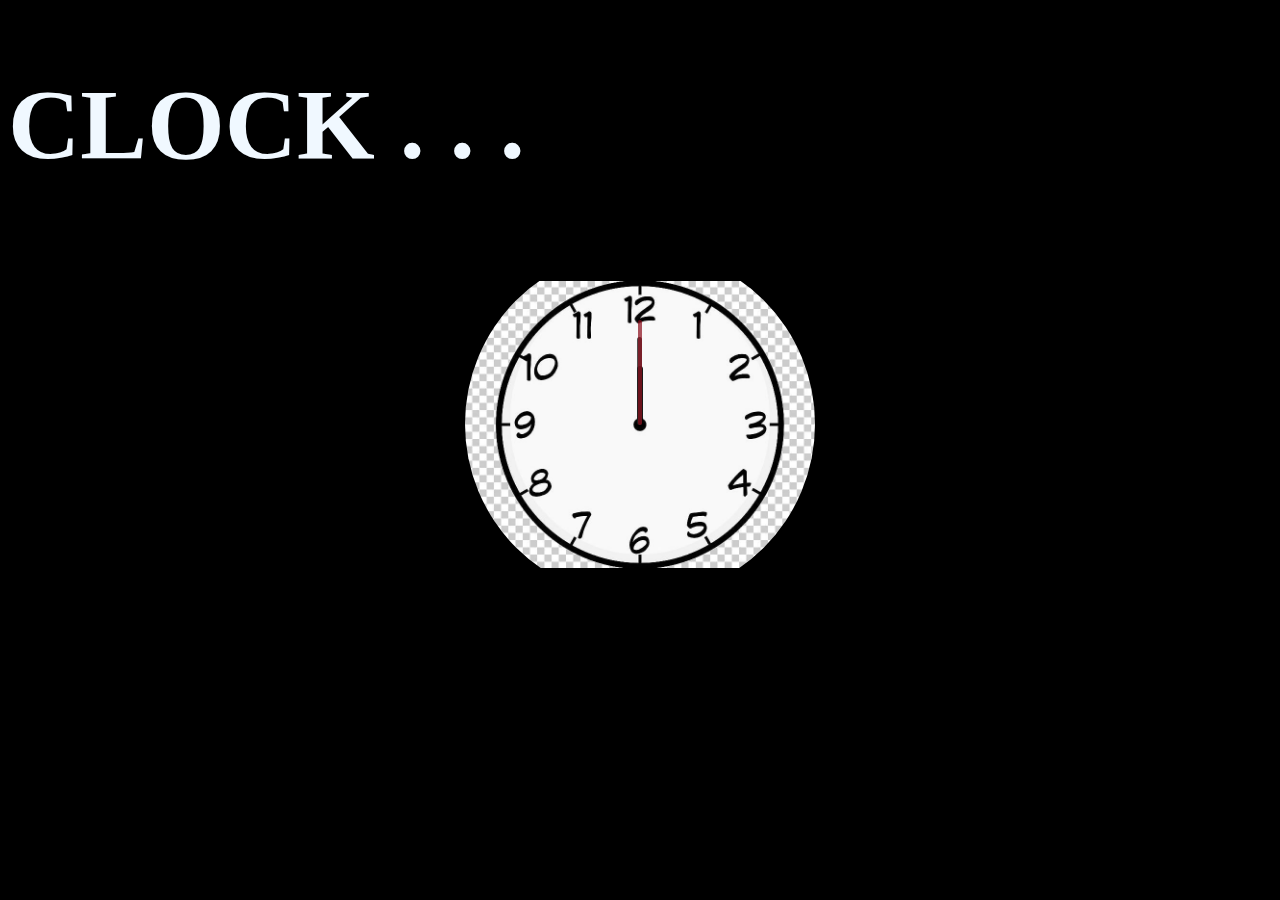
<file: analog clock/index.html>
<!DOCTYPE html>
<html lang="en">

<head>
    <meta charset="UTF-8">
    <meta name="viewport" content="width=device-width, initial-scale=1.0">
    <title>analog clock</title>
    <link rel="stylesheet" href="style.css">
</head>

<body>
    <h1> CLOCK . . .</h1>
    <div id="clockcontainer">
        <div id="hours"></div>
        <div id="minutes"></div>
        <div id="seconds"></div>
    </div>
</body>
<script src="script.js"></script>

</html>
</file>
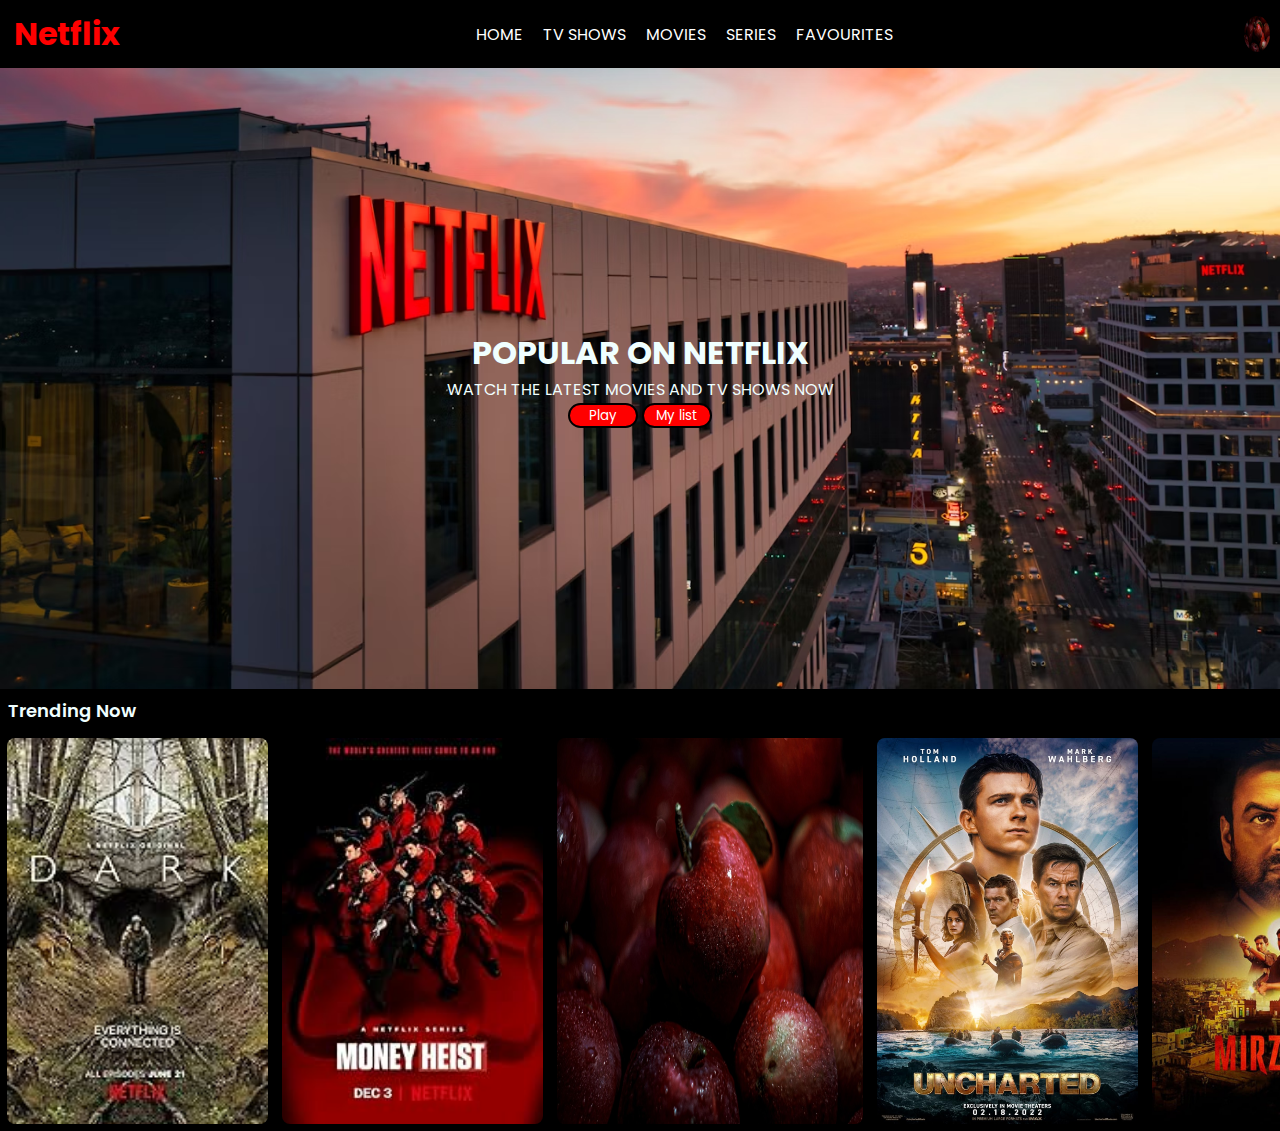
<file: NetFlix Clone/index.html>
<!DOCTYPE html>
<html lang="en">
  <head>
    <meta charset="UTF-8" />
    <meta name="viewport" content="width=device-width, initial-scale=1.0" />
    <title>netflix</title>
    <link rel="stylesheet" href="style.css" />
    <link rel="preconnect" href="https://fonts.googleapis.com" />
    <link rel="preconnect" href="https://fonts.gstatic.com" crossorigin />
    <link
      href="https://fonts.googleapis.com/css2?family=Poppins:ital,wght@0,100;0,200;0,300;0,400;0,500;0,600;0,700;0,800;0,900;1,100;1,200;1,300;1,400;1,500;1,600;1,700;1,800;1,900&display=swap"
      rel="stylesheet"
    />
  </head>

  <body>
    <div class="upper">
      <h1><a href="index.html">Netflix</a></h1>
      <ul>
        <li><a href="#">HOME</a></li>
        <li><a href="#">TV SHOWS</a></li>
        <li><a href="#">MOVIES</a></li>
        <li><a href="#">SERIES</a></li>
        <li><a href="#">FAVOURITES</a></li> 
      </ul>

      <div class="profile">
        <img src="apples-7445797_1280.jpg" alt="Apple image is loading..." />
      </div>
    </div>

    <div class="mid">
      <h2>POPULAR ON NETFLIX</h2>
      <p>WATCH THE LATEST MOVIES AND TV SHOWS NOW</p>
      <div class="buttons">
        <button class="play">Play</button>
        <button class="my-list">My list</button>
      </div>
    </div>
    <div class="trend">
      <p>Trending Now</p>
    </div>
    <div class="lower">
      <img
        src="MV5BOWJjMGViY2UtNTAzNS00ZGFjLWFkNTMtMDBiMDMyZTM1NTY3XkEyXkFqcGc@._V1_QL75_UX140_CR0,21,140,207_.jpg"
        alt=""
      />
      <img
        src="MV5BZjkxZWJiNTUtYjQwYS00MTBlLTgwODQtM2FkNWMyMjMwOGZiXkEyXkFqcGc@._V1_QL75_UX190_CR0,2,190,281_.jpg"
        alt=""
      />
      <img
        src="apples-7445797_1280.jpg"
        alt=""
      />
      <img src="MV5BYjQxYWNiNzgtOTc2Yi00OGEwLTk5MjAtODdiZTk0ZDJlZGY4XkEyXkFqcGc@._V1_FMjpg_UX1000_.jpg" alt="" />
      <img src="mirzapur.jpg" alt="" />
      <img src="Fifty_Shades_of_Grey_poster.jpg" alt="MOVIE6" />
      <img src="Black_Adam_(film)_poster.jpg" alt="MOVIE7" />
    </div>
  </body>
</html>
</file>
<file: analog clock/style.css>
#clockcontainer {
    position: relative;
    margin: auto;
    background-image: url(clock.jpg);
    background-position: center center;
    background-repeat: no-repeat;
    background-size: 100%;
    /* border: 7px solid brown; */
    /* height: 35vw;
    width: 35vw; */
    height: 350px;
    width: 350px;
    border-radius: 50%;
}

body {
    background-color: black;
}

h1 {
    font-size: 100px;
    /* background-color: black; */
    color: aliceblue;


}

#hours,
#minutes,
#seconds {
    position: absolute;
    /* background-color: rgb(195, 155, 155); */
    border-radius: 10px;
    transform-origin: bottom;



}

#hours {
    width: 1.7%;
    height: 17%;
    top: 33.3%;
    left: 49.1%;
    opacity: 0.9;
    /* display: none; */
    background-color: black;
}


#minutes {
    /* display: none; */
    width: 1.5%;
    height: 25%;
    top: 25.2%;
    left: 49.2%;
    opacity: 0.8;
    background-color: rgb(38, 36, 36);
}

#seconds {
    /* display: none; */

    width: 1.2%;
    height: 30%;
    top: 20.2%;
    left: 49.3%;
    opacity: 0.7;
    background-color: rgb(138, 11, 26);

}
</file>
<file: NetFlix Clone/style.css>
* {
    margin: 0;
    padding: 0;
    box-sizing: border-box;
    font-family: Poppins;

}

body {
    background-color: black;
    color: azure;
    overflow-x: hidden;
    /* overflow-y: ; */
}

.upper {

    display: flex;
    color: antiquewhite;
    justify-content: space-between;
    align-items: center;
    padding: 10px;
}

.upper ul{
    list-style: none;
    display: flex;
    gap: 20px;
}

.upper ul a {
    color: rgb(255, 255, 255);
    text-decoration: none;
}

h1 a{
    margin: 4px;
    color: red;
text-decoration: none;

}

.navigationbar {
    margin: 1px;
    display: flex;
    width: 99vw;
    justify-content: space-between;
    background-color: black;

}

nav ul {
    display: flex;
    /* justify-content: center;
    align-items: center; */


}
.upper h1 a:hover{
cursor: pointer;
color: rgb(185, 39, 39);
}

.upper h1 a:active{
color:rgb(241, 10, 10) ;
    
}
nav ul li {
    justify-content: center;
    align-items: center;
    list-style: none;
    padding: 10px;

}
.upper ul li a:hover{

color: rgb(230, 22, 22);
border-radius: 25px;

}

.trend {
    font-family: Arial, Helvetica, sans-serif;
    font-weight: 600;
    font-size: large;
}

.trend p{
    margin: 7.5px;
}

nav ul li a {
    text-decoration: none;
    color: aliceblue;

}



.profile img {
    display: flex;
    width: 2vw;
    height: 4vh;
    border-radius: 100%;
    /* align-items: center;
justify-content: center; */
}

.profile img:hover{
    cursor: pointer;
   
}
.mid {
    height: 69vh;
    background-image: url(photo-1621955964441-c173e01c135b.avif);
    background-position: center;
    background-repeat: no-repeat;
    background-size: cover;
    margin: 0;
    justify-content: center;
    align-items: center;
    display: flex;
    flex-direction: column;
}
.mid h2{
  animation-name: changecolor;
 animation-iteration-count:1 ;
 animation-duration: 2s;
 animation-timing-function: linear;
font-size: xx-large;

}




@keyframes changecolor {
   from{
    opacity: 0.1;
    color: red;
    font-size: medium;
    margin-left:-100% ;
   }
   to{
    opacity: 1.5;
    font-size:xx-large;
    margin-left: 0%;
   }
   

}

.play {
    background-color: red;
    width: 70px;
    height: 25px;
    border: 2px solid black;
border-radius: 100px;
color: white;
}
.my-list{
    background-color: red;
    width: 70px;
    height: 25px;
    border: 2px solid black;
border-radius: 100px;
    color: white;
}

.my-list:hover  , .play:hover{
background-color: rgb(241, 33, 33);
cursor: pointer;
}

.my-list:active  , .play:active{

    background-color: rgb(168, 6, 6);

}


.lower {
    /* height: 20vh; */
    display: flex;
    background-color: black;
    display: flex;
    overflow-y:visible;
    overflow-x:scroll;
    
}

.lower img {
    display: flex;
    padding: 5px;
    border-radius: 15px;
    border: 2px solid black;
    width: 25vw;
    height: 400px;
    display: flex;
    
}
</file>
